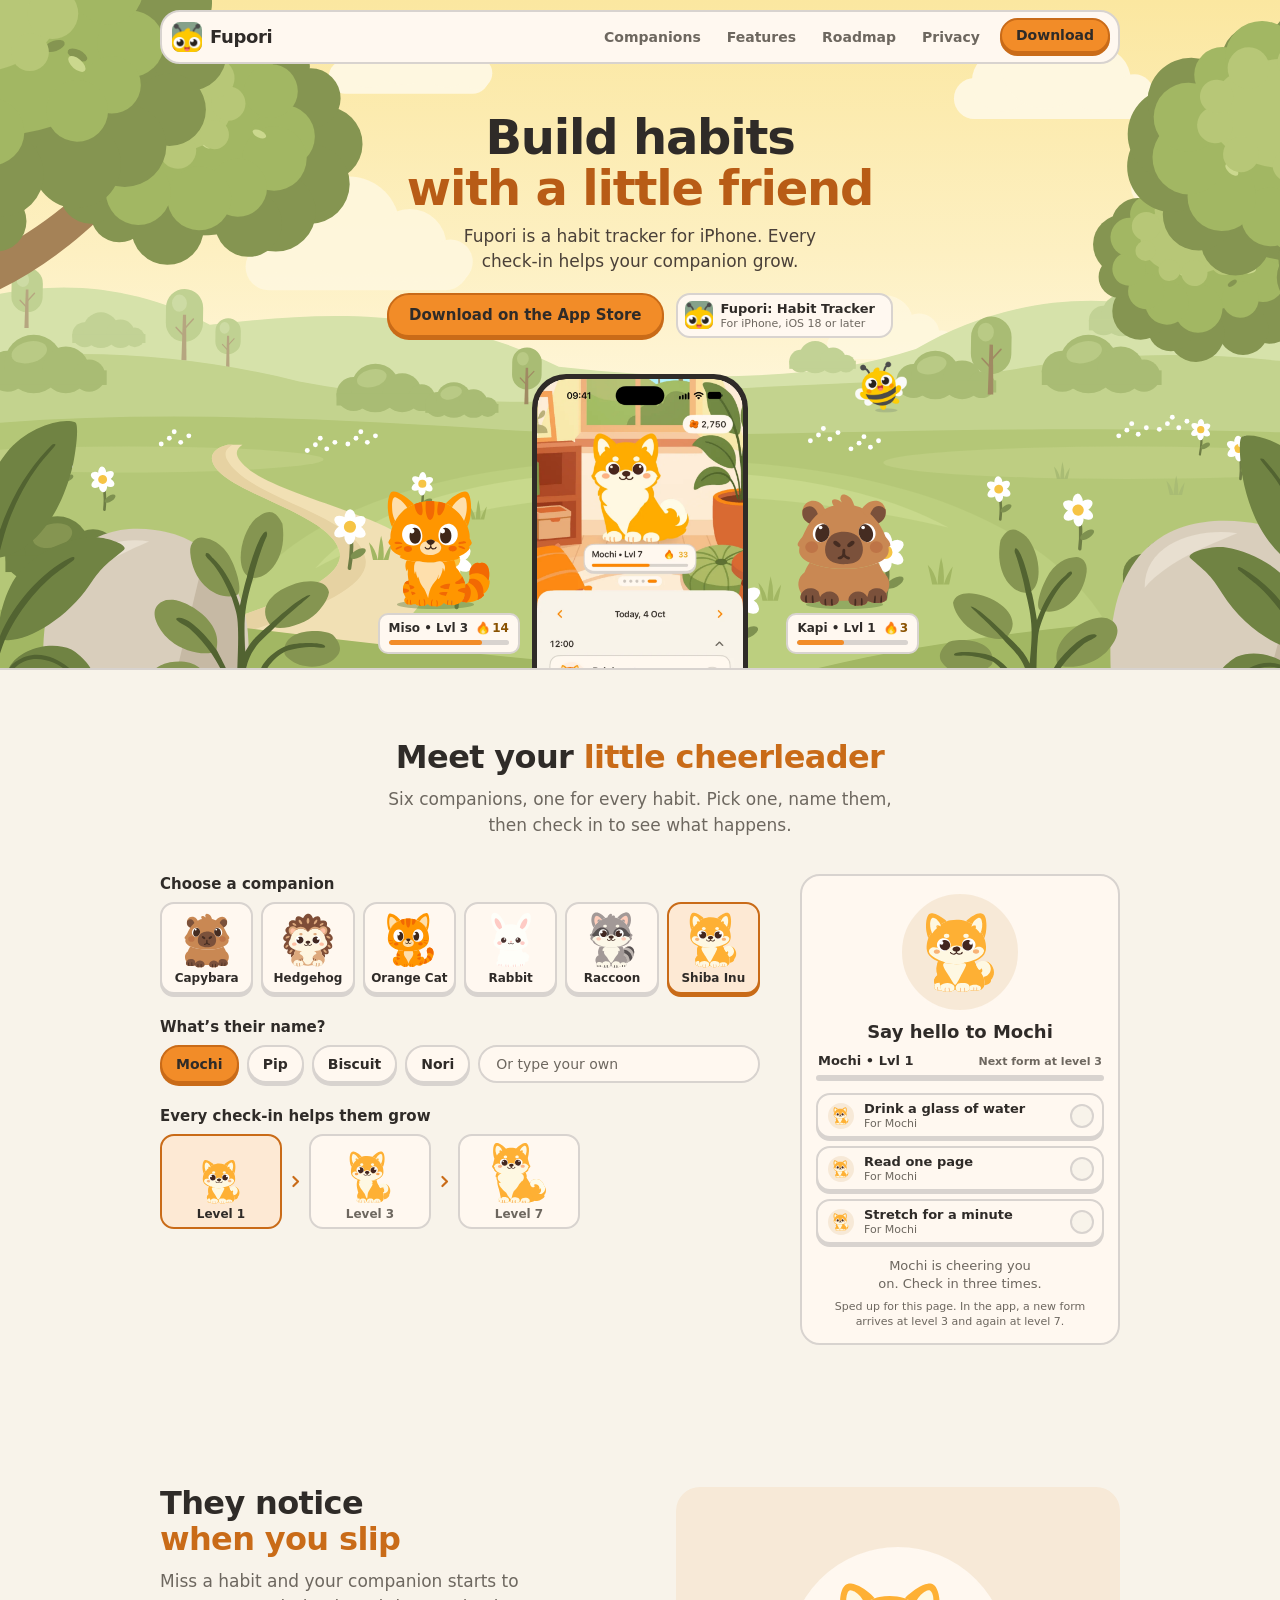
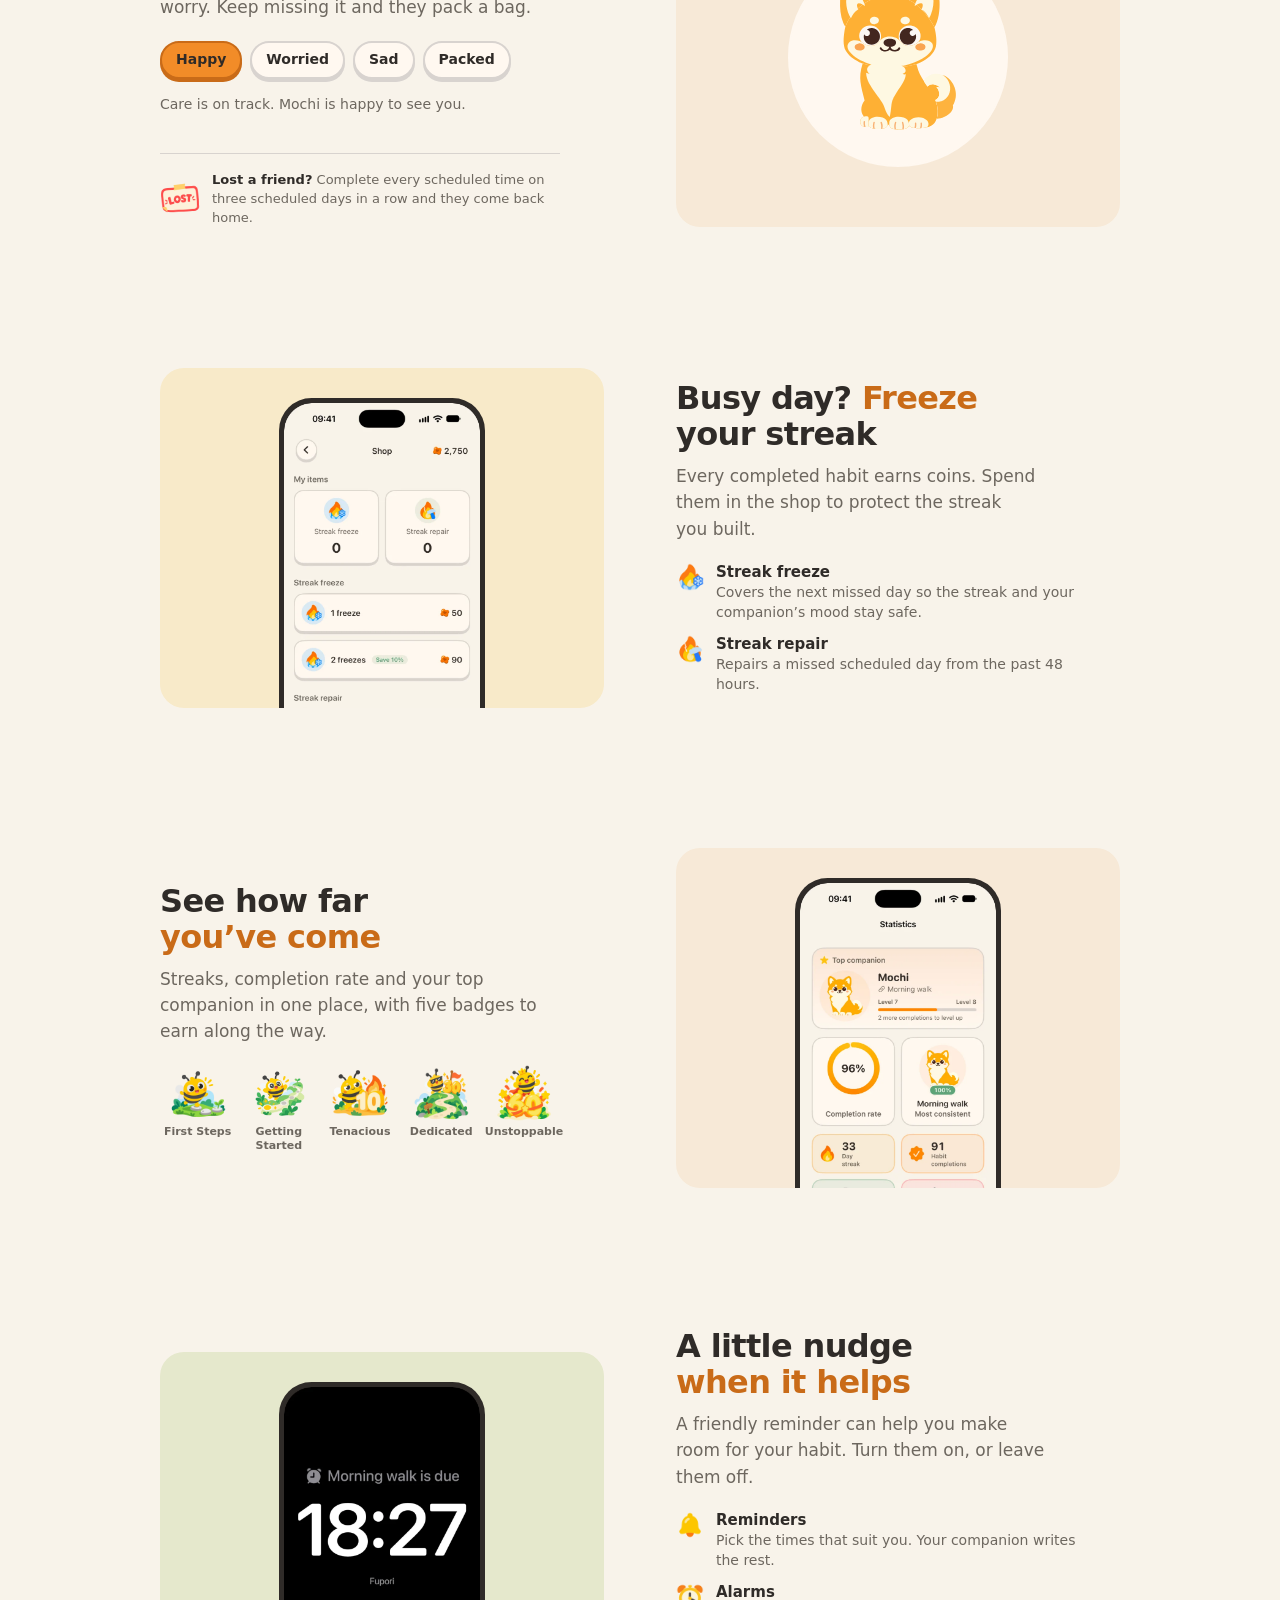
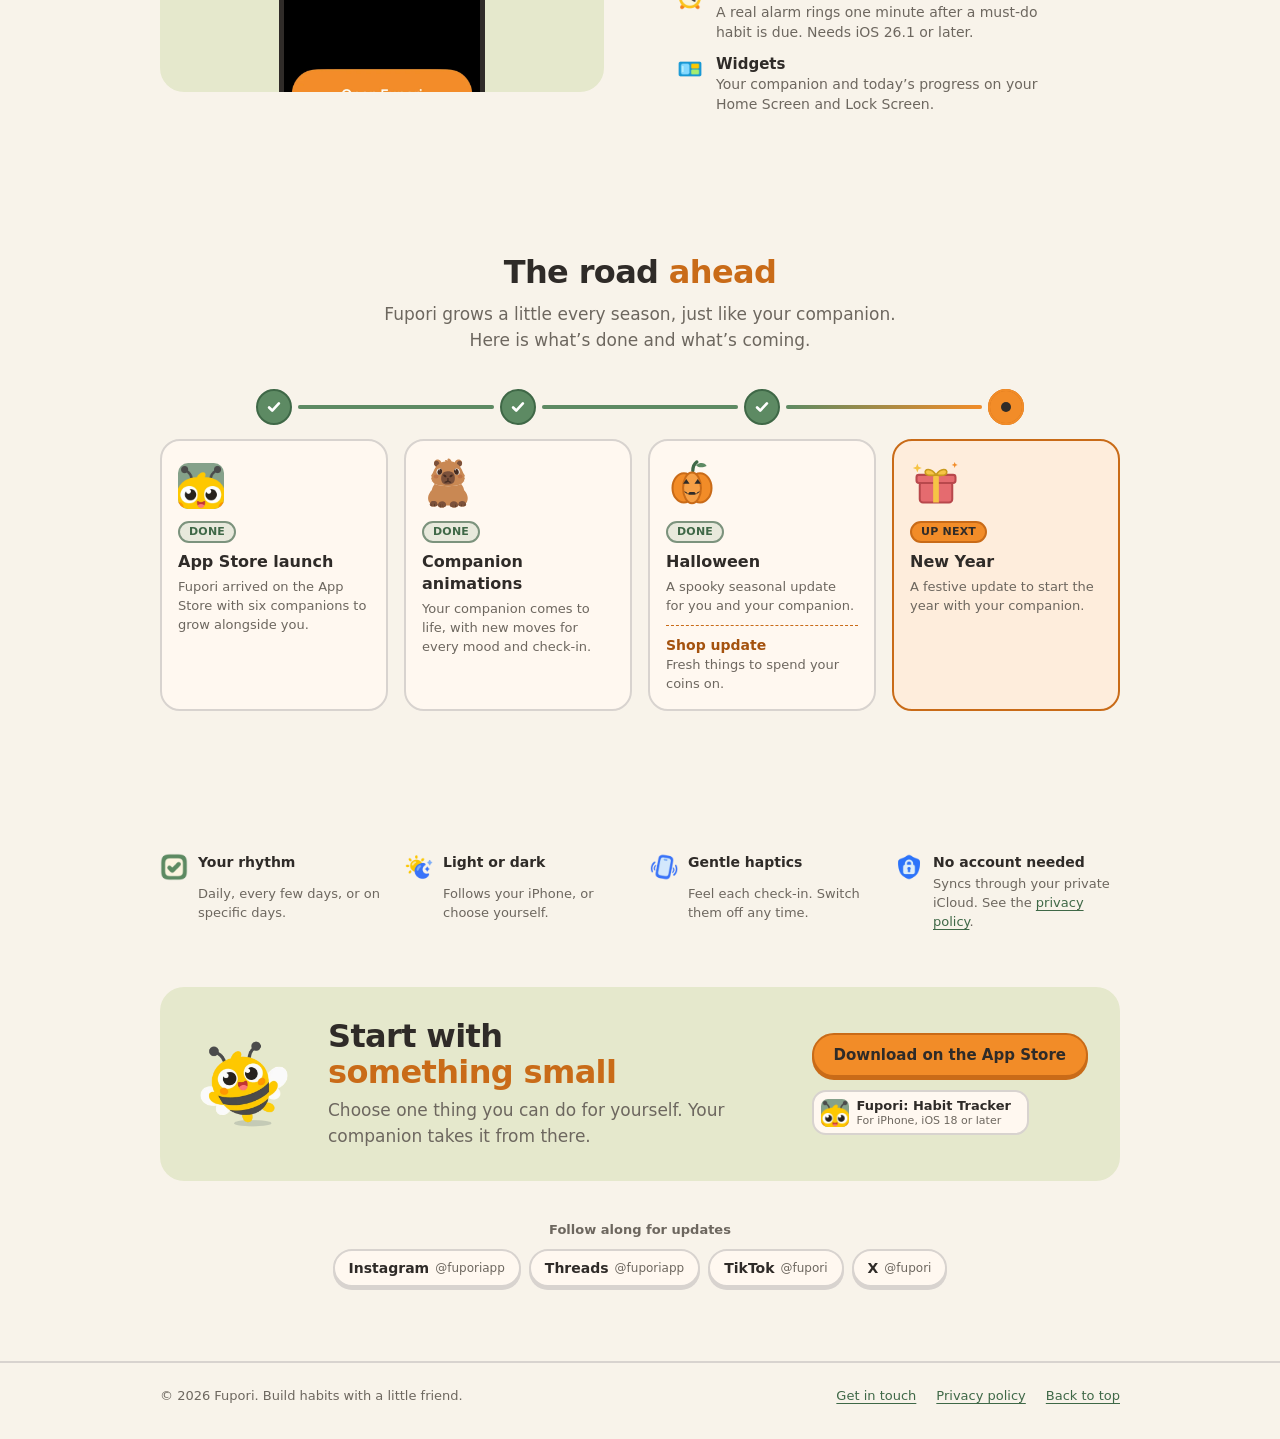
<file: index.html>
<!doctype html>
<html lang="en">
  <head>
    <meta charset="utf-8">
    <meta name="viewport" content="width=device-width, initial-scale=1">
    <meta name="color-scheme" content="light dark">
    <meta name="description" content="Fupori is an iPhone habit tracker where every habit comes with a companion. Check in, watch them grow, and keep your streak safe on busy days.">
    <meta property="og:title" content="Fupori — Build habits with a little friend">
    <meta property="og:description" content="Every check-in helps your companion grow. A habit tracker for iPhone with six companions to grow alongside you.">
    <meta property="og:type" content="website">
    <meta property="og:url" content="https://anastasiiakhmelevskaia.github.io/fupori/">
    <meta property="og:image" content="https://anastasiiakhmelevskaia.github.io/fupori/assets/social-card.jpg">
    <meta property="og:image:width" content="1200">
    <meta property="og:image:height" content="800">
    <meta name="twitter:card" content="summary_large_image">
    <link rel="icon" type="image/png" href="assets/app-icon.png">
    <link rel="apple-touch-icon" href="assets/app-icon.png">
    <link rel="canonical" href="https://anastasiiakhmelevskaia.github.io/fupori/">
    <link rel="preload" as="image" href="assets/meadow.svg" type="image/svg+xml">
    <link rel="stylesheet" href="assets/site.css">
    <link rel="stylesheet" href="assets/home.css">
    <title>Fupori — Build habits with a little friend</title>
    <script>document.documentElement.classList.add('js')</script>
    <script src="assets/site.js" defer></script>
  </head>
  <body>
    <a class="skip-link" href="#main">Skip to content</a>

    <svg width="0" height="0" style="position:absolute" aria-hidden="true">
      <symbol id="glyph-check" viewBox="0 0 18 18"><path d="M3.5 9.5l3.5 3.5 7.5-8"/></symbol>
      <symbol id="glyph-chevron" viewBox="0 0 18 18"><path d="M6.5 3.5 12 9l-5.5 5.5"/></symbol>
    </svg>

    <header class="site-header">
      <div class="shell">
        <div class="dock fp-outlined">
          <a class="brand" href="./" aria-label="Fupori home"><img src="assets/app-icon-256.webp" alt="" width="256" height="256"><span>Fupori</span></a>
          <div class="dock__end">
            <nav aria-label="Site">
              <a class="nav-optional" href="#companions">Companions</a>
              <a class="nav-optional" href="#features">Features</a>
              <a class="nav-optional" href="#roadmap">Roadmap</a>
              <a href="privacy/">Privacy</a>
            </nav>
            <a class="fp-raised fp-raised--accent fp-compact" href="https://apps.apple.com/us/app/fupori-habit-tracker/id6813482722">Download</a>
          </div>
        </div>
      </div>
    </header>

    <main id="main">
      <section class="hero" aria-labelledby="page-title">
        <img class="hero__scene" src="assets/meadow.svg" alt="" width="1920" height="823">
        <div class="shell">
          <div class="hero__copy">
            <h1 id="page-title">Build habits<br><em>with a little friend</em></h1>
            <p>Fupori is a habit tracker for iPhone. Every check-in helps your companion grow.</p>
            <div class="actions">
              <a class="fp-raised fp-raised--accent fp-primary" href="https://apps.apple.com/us/app/fupori-habit-tracker/id6813482722">Download on the App Store</a>
              <p class="app-meta fp-outlined"><img src="assets/app-icon-256.webp" alt="" width="256" height="256"><span>Fupori: Habit Tracker<small>For iPhone, iOS 18 or later</small></span></p>
            </div>
          </div>
          <div class="hero__stage">
            <div class="pet pet--left" aria-hidden="true">
              <div class="pet__art"><img src="assets/companions/orangeCatLevel2Happy.svg" alt="" width="1024" height="1024"></div>
              <p class="pet-tag fp-outlined">Miso • Lvl 3 <span class="streak"><img src="assets/icons/iconFire.webp" alt="" width="144" height="144">14</span><span class="fp-progress"><span class="fp-progress__fill" style="width:78%"></span></span></p>
            </div>
            <div class="phone phone--rise"><img src="assets/screens/home.webp" alt="Fupori's Home screen: Mochi the Shiba Inu sits in a cosy living room above today's habits, Drink water and Stretch." width="720" height="1566" fetchpriority="high"></div>
            <div class="pet pet--right" aria-hidden="true">
              <div class="pet__art"><img src="assets/companions/capybaraLevel1Happy.svg" alt="" width="1024" height="1024"></div>
              <p class="pet-tag fp-outlined">Kapi • Lvl 1 <span class="streak"><img src="assets/icons/iconFire.webp" alt="" width="144" height="144">3</span><span class="fp-progress"><span class="fp-progress__fill" style="width:42%"></span></span></p>
            </div>
            <img class="bee" src="assets/bee-happy.webp" alt="" width="360" height="360">
          </div>
        </div>
      </section>

      <section class="section" id="companions" aria-labelledby="companions-title">
        <div class="shell">
          <div class="section-head" data-reveal>
            <h2 id="companions-title">Meet your <em>little cheerleader</em></h2>
            <p class="lead">Six companions, one for every habit. Pick one, name them, then check in to see what happens.</p>
          </div>
          <div class="play" data-reveal>
            <div class="play__controls">
              <fieldset class="needs-js">
                <legend>Choose a companion</legend>
                <div class="kinds">
                  <label class="tile-choice fp-raised"><input type="radio" name="kind" value="capybara"><img src="assets/companions/capybaraLevel1Happy.svg" alt="" width="1024" height="1024" loading="lazy">Capybara</label>
                  <label class="tile-choice fp-raised"><input type="radio" name="kind" value="hedgehog"><img src="assets/companions/hedgehogLevel1Happy.svg" alt="" width="1024" height="1024" loading="lazy">Hedgehog</label>
                  <label class="tile-choice fp-raised"><input type="radio" name="kind" value="orangeCat"><img src="assets/companions/orangeCatLevel1Happy.svg" alt="" width="1024" height="1024" loading="lazy">Orange Cat</label>
                  <label class="tile-choice fp-raised"><input type="radio" name="kind" value="rabbit"><img src="assets/companions/rabbitLevel1Happy.svg" alt="" width="1024" height="1024" loading="lazy">Rabbit</label>
                  <label class="tile-choice fp-raised"><input type="radio" name="kind" value="raccoon"><img src="assets/companions/raccoonLevel1Happy.svg" alt="" width="1024" height="1024" loading="lazy">Raccoon</label>
                  <label class="tile-choice fp-raised"><input type="radio" name="kind" value="shibaInu" checked><img src="assets/companions/shibaInuLevel1Happy.svg" alt="" width="1024" height="1024" loading="lazy">Shiba Inu</label>
                </div>
              </fieldset>
              <fieldset class="needs-js">
                <legend>What’s their name?</legend>
                <div class="names">
                  <label class="fp-chip fp-raised"><input type="radio" name="name" value="Mochi" checked>Mochi</label>
                  <label class="fp-chip fp-raised"><input type="radio" name="name" value="Pip">Pip</label>
                  <label class="fp-chip fp-raised"><input type="radio" name="name" value="Biscuit">Biscuit</label>
                  <label class="fp-chip fp-raised"><input type="radio" name="name" value="Nori">Nori</label>
                  <input class="fp-field fp-outlined" id="own-name" type="text" maxlength="14" autocomplete="off" autocapitalize="words" spellcheck="false" placeholder="Or type your own" aria-label="Or type your own name">
                </div>
              </fieldset>
              <div>
                <p class="label">Every check-in helps them grow</p>
                <div class="growth">
                  <figure class="fp-outlined is-current" data-form="1"><img data-art="Level1Happy" src="assets/companions/shibaInuLevel1Happy.svg" alt="First form" width="1024" height="1024" loading="lazy"><figcaption class="caption-bold">Level 1</figcaption></figure>
                  <svg class="fp-glyph" aria-hidden="true"><use href="#glyph-chevron"/></svg>
                  <figure class="fp-outlined" data-form="2"><img data-art="Level2Happy" src="assets/companions/shibaInuLevel2Happy.svg" alt="Second form" width="1024" height="1024" loading="lazy"><figcaption class="caption-bold">Level 3</figcaption></figure>
                  <svg class="fp-glyph" aria-hidden="true"><use href="#glyph-chevron"/></svg>
                  <figure class="fp-outlined" data-form="3"><img data-art="Level3Happy" src="assets/companions/shibaInuLevel3Happy.svg" alt="Third form" width="1024" height="1024" loading="lazy"><figcaption class="caption-bold">Level 7</figcaption></figure>
                </div>
              </div>
            </div>

            <div class="play__stage fp-outlined">
              <div class="stage__plate fp-plate" id="stage-plate"><img id="stage-art" src="assets/companions/shibaInuLevel1Happy.svg" alt="Your companion" width="1024" height="1024"></div>
              <p class="stage__hello display">Say hello to <span data-name>Mochi</span></p>
              <p class="stage__identity"><span><span data-name>Mochi</span> • Lvl <span class="tnum" id="stage-level">1</span></span><span class="caption-bold" id="stage-next">Next form at level 3</span></p>
              <div class="fp-progress" id="stage-progress" role="progressbar" aria-label="Progress to next form" aria-valuemin="0" aria-valuemax="3" aria-valuenow="0"><div class="fp-progress__fill"></div></div>
              <div class="checks needs-js">
                <button class="check fp-raised" type="button" aria-pressed="false" data-habit="Drink a glass of water"><span class="fp-plate"><img data-art="Level1Happy" src="assets/companions/shibaInuLevel1Happy.svg" alt="" width="1024" height="1024"></span><span class="check__text">Drink a glass of water<small>For <span data-name>Mochi</span></small></span><span class="check__mark"><svg class="fp-glyph" aria-hidden="true"><use href="#glyph-check"/></svg></span></button>
                <button class="check fp-raised" type="button" aria-pressed="false" data-habit="Read one page"><span class="fp-plate"><img data-art="Level1Happy" src="assets/companions/shibaInuLevel1Happy.svg" alt="" width="1024" height="1024"></span><span class="check__text">Read one page<small>For <span data-name>Mochi</span></small></span><span class="check__mark"><svg class="fp-glyph" aria-hidden="true"><use href="#glyph-check"/></svg></span></button>
                <button class="check fp-raised" type="button" aria-pressed="false" data-habit="Stretch for a minute"><span class="fp-plate"><img data-art="Level1Happy" src="assets/companions/shibaInuLevel1Happy.svg" alt="" width="1024" height="1024"></span><span class="check__text">Stretch for a minute<small>For <span data-name>Mochi</span></small></span><span class="check__mark"><svg class="fp-glyph" aria-hidden="true"><use href="#glyph-check"/></svg></span></button>
              </div>
              <p class="stage__status" id="stage-status" role="status"><span data-name>Mochi</span> is cheering you on. Check in three times.</p>
              <button class="stage__again fp-raised fp-compact needs-js" id="stage-again" type="button" hidden>Start over</button>
              <p class="footnote">Sped up for this page. In the app, a new form arrives at level 3 and again at level 7.</p>
            </div>
          </div>
        </div>
      </section>

      <section class="section" aria-labelledby="moods-title">
        <div class="shell feature">
          <div class="copy" data-reveal>
            <h2 id="moods-title">They notice <em>when you slip</em></h2>
            <p class="lead">Miss a habit and your companion starts to worry. Keep missing it and they pack a bag.</p>
            <fieldset class="needs-js">
              <legend class="visually-hidden">Companion mood</legend>
              <div class="moods__chips">
                <label class="fp-chip fp-raised"><input type="radio" name="mood" value="Happy" checked>Happy</label>
                <label class="fp-chip fp-raised"><input type="radio" name="mood" value="Worried">Worried</label>
                <label class="fp-chip fp-raised"><input type="radio" name="mood" value="Sad">Sad</label>
                <label class="fp-chip fp-raised"><input type="radio" name="mood" value="Packed">Packed</label>
              </div>
            </fieldset>
            <p class="mood-note" id="mood-note" role="status">Care is on track. <span data-name>Mochi</span> is happy to see you.</p>
            <p class="lost"><img src="assets/sign-lost.webp" alt="" width="480" height="480" loading="lazy"><span><b>Lost a friend?</b> Complete every scheduled time on three scheduled days in a row and they come back home.</span></p>
          </div>
          <div class="panel panel--center" data-reveal>
            <div class="fp-plate moods__plate" id="mood-plate"><img id="mood-art" src="assets/companions/shibaInuLevel2Happy.svg" alt="Your companion looking happy" width="1024" height="1024" loading="lazy"></div>
          </div>
        </div>
      </section>

      <section class="section" id="features" aria-labelledby="streak-title">
        <div class="shell feature feature--flip">
          <div class="copy" data-reveal>
            <h2 id="streak-title">Busy day? <em>Freeze</em> your streak</h2>
            <p class="lead">Every completed habit earns coins. Spend them in the shop to protect the streak you built.</p>
            <ul class="points">
              <li><img src="assets/icons/iconStreakFreeze.webp" alt="" width="144" height="144" loading="lazy"><span><b>Streak freeze</b>Covers the next missed day so the streak and your companion’s mood stay safe.</span></li>
              <li><img src="assets/icons/iconStreakRepair.webp" alt="" width="144" height="144" loading="lazy"><span><b>Streak repair</b>Repairs a missed scheduled day from the past 48 hours.</span></li>
            </ul>
          </div>
          <div class="panel panel--sun" data-reveal>
            <div class="phone phone--rise"><img src="assets/screens/shop.webp" alt="Fupori's shop, where coins buy streak freezes and streak repairs." width="640" height="1261" loading="lazy"></div>
          </div>
        </div>
      </section>

      <section class="section" aria-labelledby="progress-title">
        <div class="shell feature">
          <div class="copy" data-reveal>
            <h2 id="progress-title">See how far <em>you’ve come</em></h2>
            <p class="lead">Streaks, completion rate and your top companion in one place, with five badges to earn along the way.</p>
            <ul class="badges" aria-label="Badges">
              <li><img src="assets/badges/firstHabit.webp" alt="" width="320" height="320" loading="lazy">First Steps</li>
              <li><img src="assets/badges/firstLog.webp" alt="" width="351" height="320" loading="lazy">Getting Started</li>
              <li><img src="assets/badges/streak10.webp" alt="" width="320" height="320" loading="lazy">Tenacious</li>
              <li><img src="assets/badges/streak30.webp" alt="" width="320" height="320" loading="lazy">Dedicated</li>
              <li><img src="assets/badges/streak60.webp" alt="" width="320" height="320" loading="lazy">Unstoppable</li>
            </ul>
          </div>
          <div class="panel" data-reveal>
            <div class="phone phone--rise"><img src="assets/screens/stats.webp" alt="Fupori's Statistics screen with the highest-level companion, completion rate, day streak and achievements." width="640" height="1261" loading="lazy"></div>
          </div>
        </div>
      </section>

      <section class="section" aria-labelledby="nudge-title">
        <div class="shell feature feature--flip">
          <div class="copy" data-reveal>
            <h2 id="nudge-title">A little nudge <em>when it helps</em></h2>
            <p class="lead">A friendly reminder can help you make room for your habit. Turn them on, or leave them off.</p>
            <ul class="points">
              <li><img src="assets/icons/iconNotifications.webp" alt="" width="144" height="144" loading="lazy"><span><b>Reminders</b>Pick the times that suit you. Your companion writes the rest.</span></li>
              <li><img src="assets/icons/iconAlarms.webp" alt="" width="144" height="144" loading="lazy"><span><b>Alarms</b>A real alarm rings one minute after a must-do habit is due. Needs iOS 26.1 or later.</span></li>
              <li><img src="assets/icons/iconHomeWidget.webp" alt="" width="144" height="144" loading="lazy"><span><b>Widgets</b>Your companion and today’s progress on your Home Screen and Lock Screen.</span></li>
            </ul>
          </div>
          <div class="panel panel--meadow" data-reveal>
            <div class="phone phone--rise"><img src="assets/screens/alarm.webp" alt="A full-screen alarm reading “Morning walk is due” with an Open Fupori button." width="640" height="1306" loading="lazy"></div>
          </div>
        </div>
      </section>

      <section class="section" id="roadmap" aria-labelledby="roadmap-title">
        <div class="shell">
          <div class="section-head" data-reveal>
            <h2 id="roadmap-title">The road <em>ahead</em></h2>
            <p class="lead">Fupori grows a little every season, just like your companion. Here is what’s done and what’s coming.</p>
          </div>
          <ol class="roadmap" data-reveal>
            <li class="milestone is-done">
              <span class="milestone__node"><svg class="fp-glyph" aria-hidden="true"><use href="#glyph-check"/></svg></span>
              <div class="milestone__card fp-outlined">
                <div class="milestone__art"><img src="assets/app-icon-256.webp" alt="" width="256" height="256" loading="lazy"></div>
                <p class="milestone__status">Done</p>
                <h3>App Store launch</h3>
                <p>Fupori arrived on the App Store with six companions to grow alongside you.</p>
              </div>
            </li>
            <li class="milestone is-done">
              <span class="milestone__node"><svg class="fp-glyph" aria-hidden="true"><use href="#glyph-check"/></svg></span>
              <div class="milestone__card fp-outlined">
                <div class="milestone__art"><img src="assets/companions/capybaraLevel3HappyAnimated.svg" alt="" width="1024" height="1024" loading="lazy"></div>
                <p class="milestone__status">Done</p>
                <h3>Companion animations</h3>
                <p>Your companion comes to life, with new moves for every mood and check-in.</p>
              </div>
            </li>
            <li class="milestone is-done">
              <span class="milestone__node"><svg class="fp-glyph" aria-hidden="true"><use href="#glyph-check"/></svg></span>
              <div class="milestone__card fp-outlined">
                <div class="milestone__art milestone__art--wobble">
                  <svg viewBox="0 0 64 64" aria-hidden="true">
                    <path d="M33 17c0-5 1.5-8.5 5-11" fill="none" stroke="#3f6847" stroke-width="4" stroke-linecap="round"/>
                    <path d="M37 10c5-4 11-3 13 1-5 2.5-9.5 2.5-13-1z" fill="#5d8a63"/>
                    <ellipse cx="22" cy="38" rx="14" ry="18" fill="#f28c28" stroke="#c96b18" stroke-width="2.5"/>
                    <ellipse cx="42" cy="38" rx="14" ry="18" fill="#f28c28" stroke="#c96b18" stroke-width="2.5"/>
                    <ellipse cx="32" cy="38" rx="11" ry="19" fill="#f6a046" stroke="#c96b18" stroke-width="2.5"/>
                    <path d="M21 33l4-6 4 6zM35 33l4-6 4 6z" fill="#2f2b28"/>
                    <path d="M22 42c4 6 16 6 20 0l-3 1-2 2.5-2-2.5h-6l-2 2.5-2-2.5z" fill="#2f2b28"/>
                  </svg>
                </div>
                <p class="milestone__status">Done</p>
                <h3>Halloween</h3>
                <p>A spooky seasonal update for you and your companion.</p>
                <p class="milestone__extra"><b>Shop update</b>Fresh things to spend your coins on.</p>
              </div>
            </li>
            <li class="milestone is-next">
              <span class="milestone__node"><span class="milestone__dot"></span></span>
              <div class="milestone__card fp-outlined">
                <div class="milestone__art milestone__art--twinkle">
                  <svg viewBox="0 0 64 64" aria-hidden="true">
                    <rect x="12" y="30" width="40" height="26" rx="4" fill="#e56b6f" stroke="#b8484c" stroke-width="2.5"/>
                    <rect x="8" y="22" width="48" height="10" rx="3" fill="#e56b6f" stroke="#b8484c" stroke-width="2.5"/>
                    <rect x="28.5" y="22" width="7" height="34" fill="#f6c445"/>
                    <path d="M32 22c-6-9-15-8-13-2 1 3 7 3 13 2zM32 22c6-9 15-8 13-2-1 3-7 3-13 2z" fill="#f6c445" stroke="#c99a1e" stroke-width="2" stroke-linejoin="round"/>
                    <path class="spark" d="M9 8l1.5 4 4 1.5-4 1.5L9 19l-1.5-4-4-1.5 4-1.5z" fill="#f6c445"/>
                    <path class="spark" d="M55 6l1 2.7 2.7 1-2.7 1-1 2.8-1-2.8-2.7-1 2.7-1z" fill="#f28c28"/>
                  </svg>
                </div>
                <p class="milestone__status">Up next</p>
                <h3>New Year</h3>
                <p>A festive update to start the year with your companion.</p>
              </div>
            </li>
          </ol>
        </div>
      </section>

      <section class="section" aria-labelledby="closing-title">
        <div class="shell">
          <ul class="facts" data-reveal>
            <li class="fact"><img src="assets/icons/iconHabits.webp" alt="" width="144" height="144" loading="lazy"><h3>Your rhythm</h3><p>Daily, every few days, or on specific days.</p></li>
            <li class="fact"><img src="assets/icons/iconTheme.webp" alt="" width="144" height="144" loading="lazy"><h3>Light or dark</h3><p>Follows your iPhone, or choose yourself.</p></li>
            <li class="fact"><img src="assets/icons/iconHaptics.webp" alt="" width="144" height="144" loading="lazy"><h3>Gentle haptics</h3><p>Feel each check-in. Switch them off any time.</p></li>
            <li class="fact"><img src="assets/icons/iconPrivacy.webp" alt="" width="144" height="144" loading="lazy"><h3>No account needed</h3><p>Syncs through your private iCloud. See the <a href="privacy/">privacy policy</a>.</p></li>
          </ul>
          <div class="closing" data-reveal>
            <img src="assets/bee-happy.webp" alt="" width="360" height="360" loading="lazy">
            <div>
              <h2 id="closing-title">Start with <em>something small</em></h2>
              <p class="lead">Choose one thing you can do for yourself. Your companion takes it from there.</p>
            </div>
            <div class="closing__actions">
              <a class="fp-raised fp-raised--accent fp-primary" href="https://apps.apple.com/us/app/fupori-habit-tracker/id6813482722">Download on the App Store</a>
              <p class="app-meta fp-outlined"><img src="assets/app-icon-256.webp" alt="" width="256" height="256" loading="lazy"><span>Fupori: Habit Tracker<small>For iPhone, iOS 18 or later</small></span></p>
            </div>
          </div>
          <div class="follow" data-reveal>
            <h3 id="follow-title">Follow along for updates</h3>
            <ul aria-labelledby="follow-title">
              <li><a class="fp-chip fp-raised" href="https://www.instagram.com/fuporiapp/" target="_blank" rel="noopener">Instagram <small>@fuporiapp</small></a></li>
              <li><a class="fp-chip fp-raised" href="https://www.threads.com/@fuporiapp" target="_blank" rel="noopener">Threads <small>@fuporiapp</small></a></li>
              <li><a class="fp-chip fp-raised" href="https://www.tiktok.com/@fupori" target="_blank" rel="noopener">TikTok <small>@fupori</small></a></li>
              <li><a class="fp-chip fp-raised" href="https://x.com/fupori" target="_blank" rel="noopener">X <small>@fupori</small></a></li>
            </ul>
          </div>
        </div>
      </section>
    </main>

    <footer class="site-footer">
      <div class="shell">
        <span>© 2026 Fupori. Build habits with a little friend.</span>
        <ul>
          <li><a href="mailto:anastasiakhmelevskaia@gmail.com">Get in touch</a></li>
          <li><a href="privacy/">Privacy policy</a></li>
          <li><a href="#main">Back to top</a></li>
        </ul>
      </div>
    </footer>
  </body>
</html>
</file>
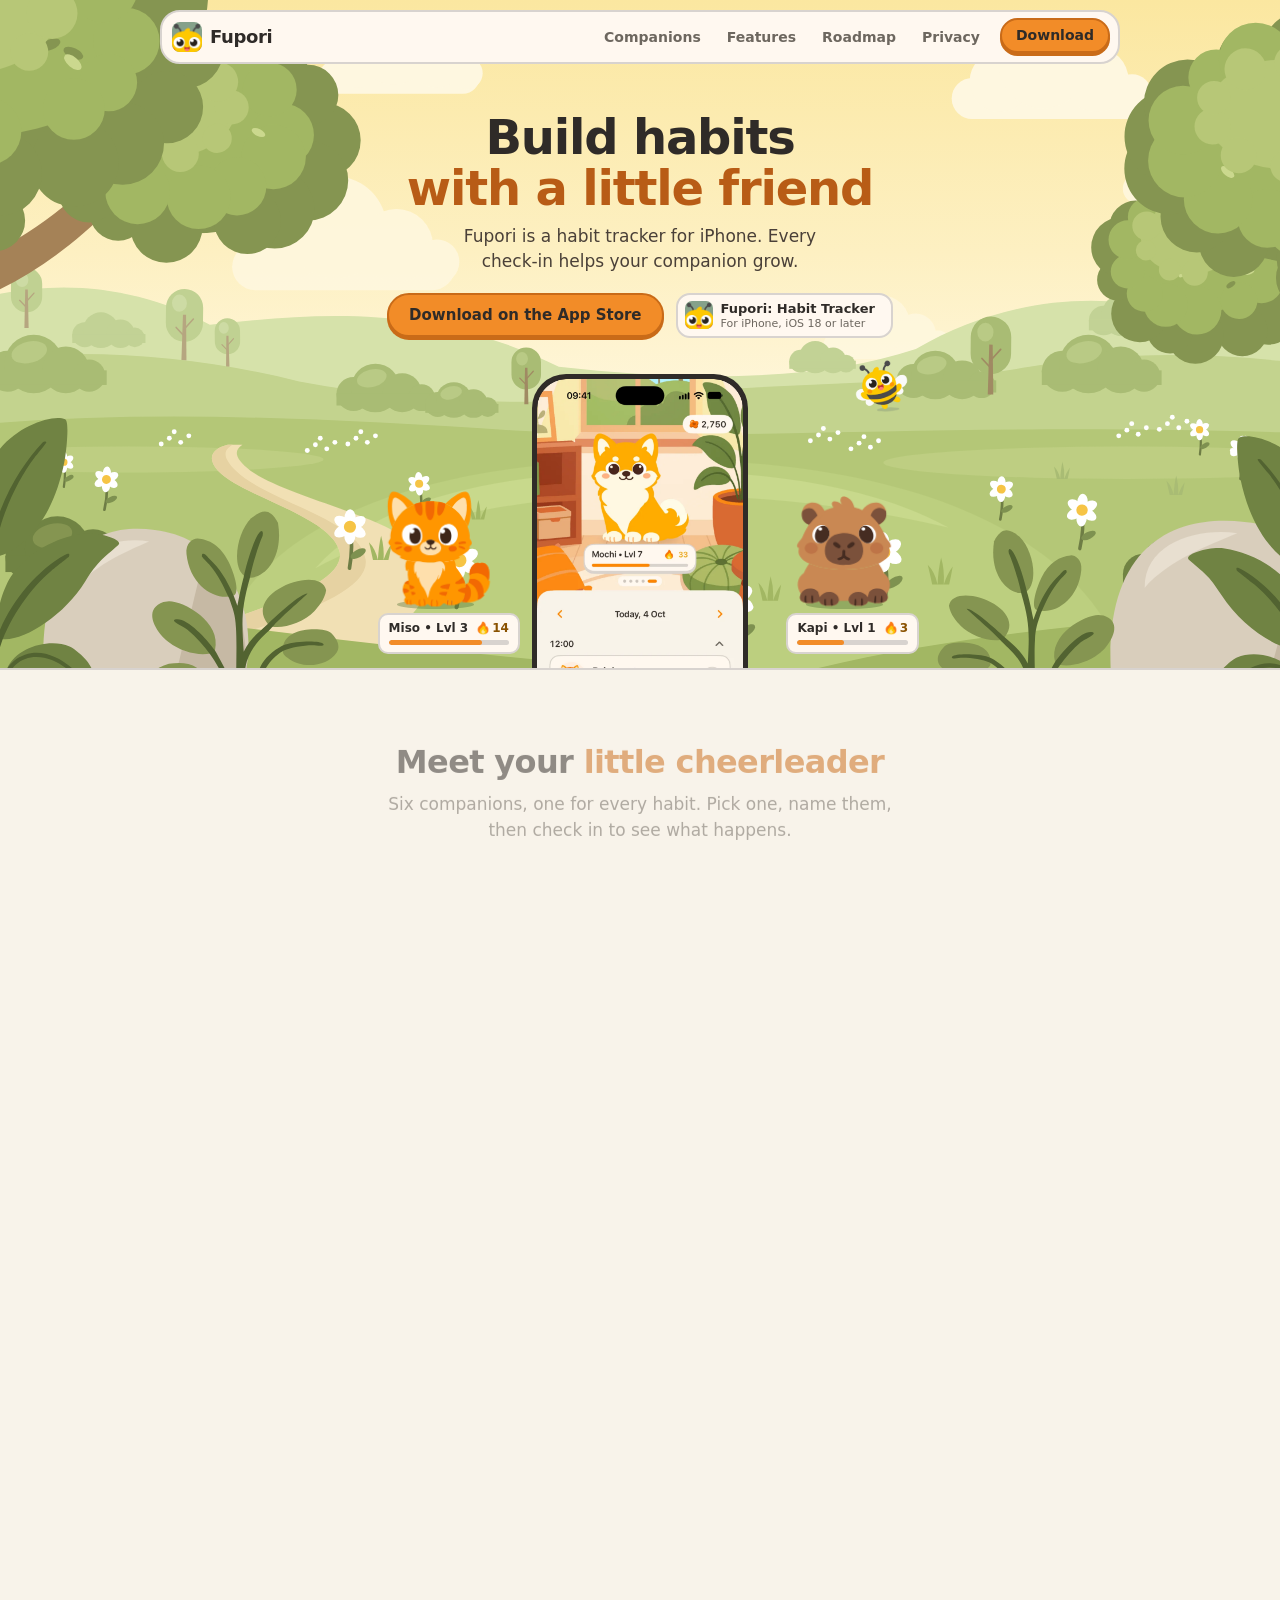
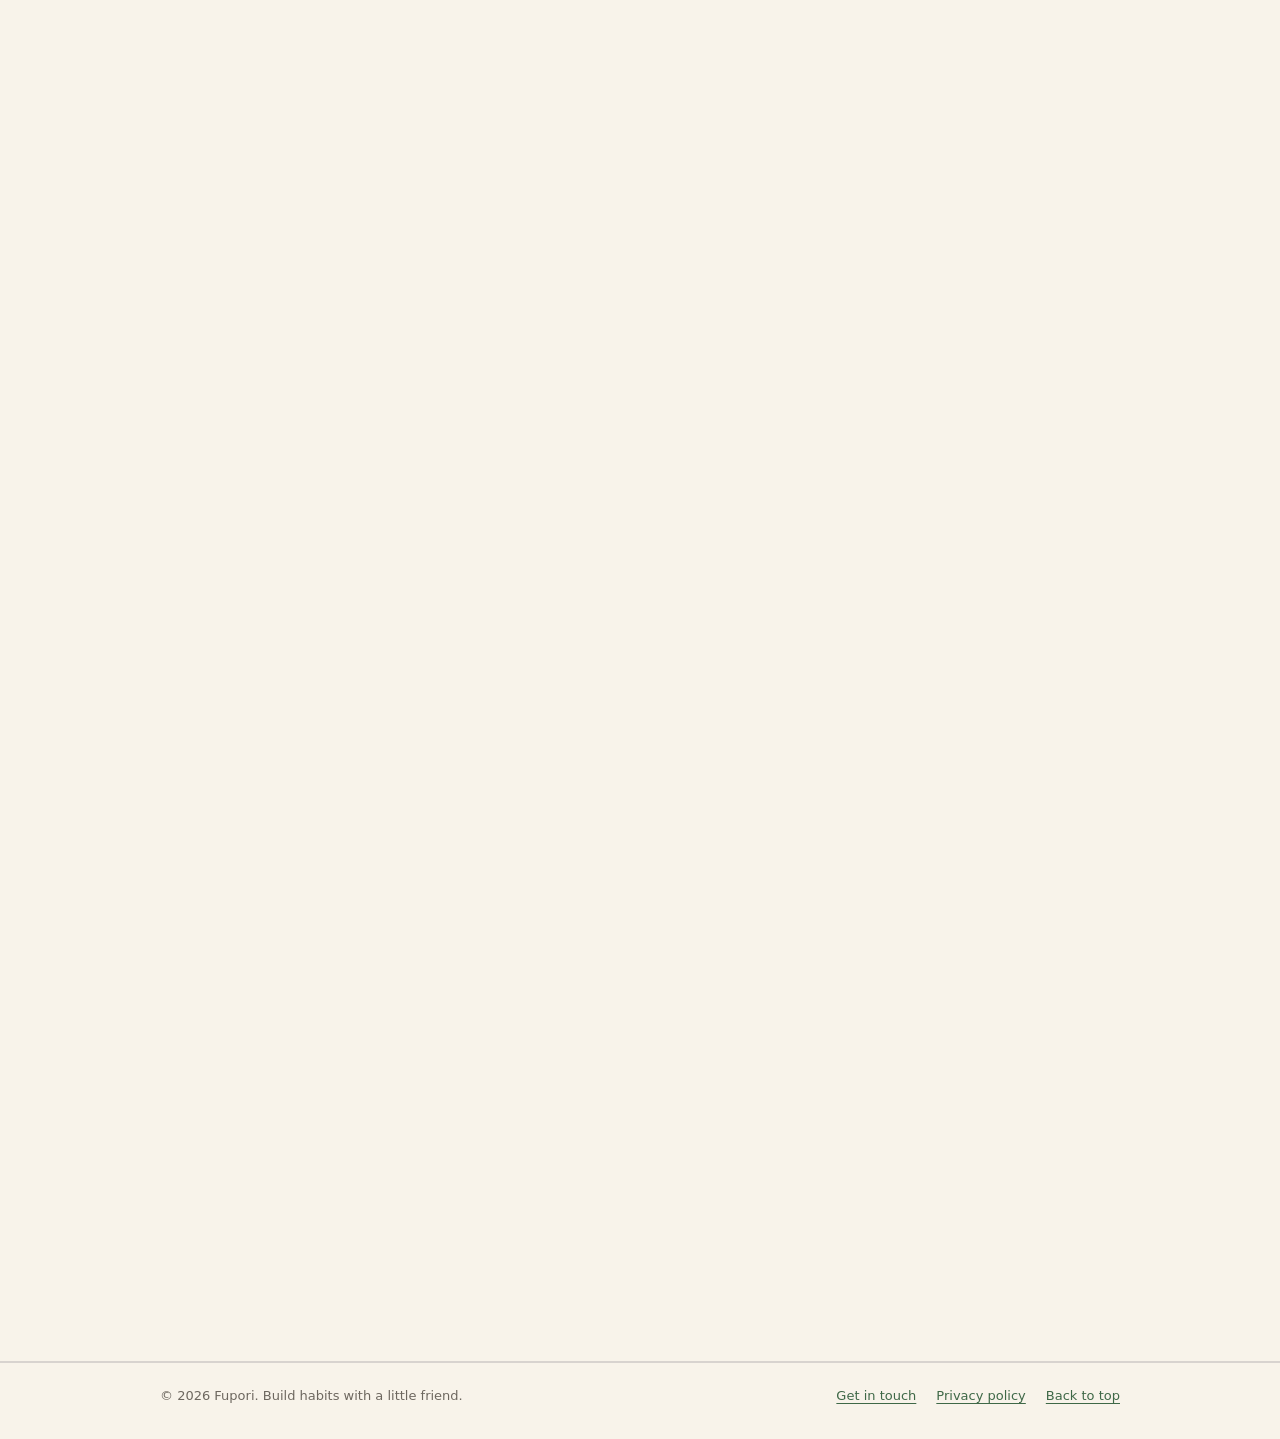
<file: about.html>
<!doctype html>
<html lang="en"><head><meta charset="utf-8"><meta name="viewport" content="width=device-width, initial-scale=1"><meta http-equiv="refresh" content="0; url=./"><link rel="canonical" href="https://anastasiiakhmelevskaia.github.io/fupori/"><title>Fupori</title></head><body><p><a href="./">Visit the Fupori website</a>.</p></body></html>
</file>
<file: assets/site.css>
/* Fupori website.
   Tokens, names and rules come from the Fupori design system (extracted from the
   SwiftUI app). The rule that holds the look together: a raised surface is
   something you can press; an outlined surface is something you read.
   No blurred shadows anywhere. */

:root {
  color-scheme: light dark;

  /* Color (asset-catalog names) */
  --AppBackground: #f8f3ea;
  --SurfacePrimary: #fff8f0;
  --SurfaceBorder: #d8d3cf;
  --NavigationSelectionBackground: #e7e3dc80;
  --TextPrimary: #2f2b28;
  --TextSecondary: #6d675f;
  --AccentColor: #f28c28;
  --AccentBorder: #c96b18;
  --BrandPrimary: #f6c445;
  --BrandSecondary: #5d8a63;
  --BrandSecondaryBorder: #3f6847;
  --StatusError: #e56b6f;
  --CategoryMedicine: #398ba5;

  /* Type */
  --font-rounded: ui-rounded, "SF Pro Rounded", system-ui, -apple-system, sans-serif;
  --font-sans: system-ui, -apple-system, "SF Pro Text", "SF Pro", sans-serif;

  /* AppSpacing */
  --spacing-extraSmall: 8px;
  --spacing-small: 12px;
  --spacing-medium: 16px;
  --spacing-large: 20px;
  --spacing-extraLarge: 24px;
  --spacing-huge: 32px;

  /* AppRadius */
  --radius-extraSmall: 12px;
  --radius-small: 14px;
  --radius-medium: 18px;
  --radius-large: 20px;
  --radius-extraLarge: 24px;
  --radius-tabBar: 26px;
  --radius-capsule: 9999px;

  /* SurfaceMetrics. The app's lower edge is 4pt; web controls are smaller, so 3px. */
  --border-surface: 2px;
  --edge-lowerDepth: 3px;
  --size-control: 38px;
  --raised-surface: 0 var(--edge-lowerDepth) 0 var(--SurfaceBorder);
  --raised-accent: 0 var(--edge-lowerDepth) 0 var(--AccentBorder);
  --opacity-pressed: .85;

  /* Web only. AccentColor and white TextOnAccent fall below 3:1 on paper, so
     display highlights use AccentBorder, small highlighted text uses a deeper
     orange, and accent fills carry dark ink. */
  --Ink: #2f2b28;
  --Highlight: var(--AccentBorder);
  --HighlightText: #a4520e;
  --Link: var(--BrandSecondaryBorder);
  --Bezel: #2f2b28;
  --TintMeadow: color-mix(in srgb, #a9c56b 24%, var(--AppBackground));
  --TintSun: color-mix(in srgb, var(--BrandPrimary) 20%, var(--AppBackground));
  --TintPeach: color-mix(in srgb, var(--AccentColor) 10%, var(--AppBackground));
  --header-h: 54px;

  font-family: var(--font-sans);
  font-synthesis: none;
  background: var(--AppBackground);
  color: var(--TextPrimary);
}

@media (pointer: coarse) { :root { --size-control: 44px; } }

/* Large desktop monitors: scale the whole page up in steps, so it keeps the
   proportions of a laptop view and does not sit small in the middle. */
:root { --page-zoom: 1; }
@media (min-width: 1700px) { :root { --page-zoom: 1.15; } }
@media (min-width: 2000px) { :root { --page-zoom: 1.3; } }
@media (min-width: 2400px) { :root { --page-zoom: 1.5; } }
@media (min-width: 2900px) { :root { --page-zoom: 1.75; } }
@media (min-width: 3400px) { :root { --page-zoom: 2; } }

@media (prefers-color-scheme: dark) {
  :root {
    --AppBackground: #211e1b;
    --SurfacePrimary: #2f2b28;
    --SurfaceBorder: #545454;
    --NavigationSelectionBackground: #45403c;
    --TextPrimary: #fff8f0;
    --TextSecondary: #c9c1b7;
    --AccentColor: #f29a44;
    --AccentBorder: #b85c16;
    --BrandSecondary: #7aa181;
    --BrandSecondaryBorder: #456a4c;
    --StatusError: #f07f82;
    --CategoryMedicine: #65b4d0;
    --Highlight: var(--AccentColor);
    --HighlightText: var(--AccentColor);
    --Link: #b8ddb6;
    --Bezel: #151311;
    --TintMeadow: color-mix(in srgb, #a9c56b 13%, var(--AppBackground));
    --TintSun: color-mix(in srgb, var(--BrandPrimary) 12%, var(--AppBackground));
    --TintPeach: color-mix(in srgb, var(--AccentColor) 12%, var(--AppBackground));
  }
}

/* Base */
*, *::before, *::after { box-sizing: border-box; }
html { scroll-behavior: smooth; scroll-padding-top: calc((var(--header-h) + 28px) * var(--page-zoom)); -webkit-text-size-adjust: 100%; }
body { margin: 0; zoom: var(--page-zoom); background: var(--AppBackground); font-size: 15px; line-height: 1.6; -webkit-font-smoothing: antialiased; overflow-x: clip; }
img, svg { display: block; max-width: 100%; }
img { height: auto; }
h1, h2, h3, h4, p, figure, ul, ol, fieldset, legend { margin: 0; padding: 0; }
fieldset { border: 0; min-width: 0; }
ul, ol { list-style: none; }
button, input { font: inherit; color: inherit; }
button { -webkit-appearance: none; appearance: none; }
[hidden] { display: none !important; }
a { color: var(--Link); text-underline-offset: .2em; }
a:hover { color: var(--Highlight); }
:focus-visible { outline: 3px solid var(--Highlight); outline-offset: 3px; border-radius: 6px; }

.shell { width: min(100% - 40px, 960px); margin-inline: auto; }
.visually-hidden { position: absolute; width: 1px; height: 1px; margin: -1px; padding: 0; overflow: hidden; clip-path: inset(50%); white-space: nowrap; border: 0; }
.skip-link { position: absolute; top: -100px; left: 16px; z-index: 50; padding: 8px 14px; border-radius: var(--radius-capsule); background: var(--SurfacePrimary); border: var(--border-surface) solid var(--SurfaceBorder); color: var(--TextPrimary); font-weight: 600; }
.skip-link:focus { top: 12px; }

/* Type: rounded is the brand voice, SF Pro carries the interface. */
.display, h1, h2, h3 { font-family: var(--font-rounded); text-wrap: balance; }
h1 { font-size: clamp(2rem, 1.4rem + 2.2vw, 3rem); line-height: 1.06; font-weight: 800; letter-spacing: -.025em; }
h2 { font-size: clamp(1.5rem, 1.2rem + 1vw, 2rem); line-height: 1.12; font-weight: 800; letter-spacing: -.02em; }
h3 { font-size: 16px; line-height: 22px; font-weight: 700; }
h1 em, h2 em { font-style: normal; color: var(--Highlight); }
.lead { color: var(--TextSecondary); font-size: clamp(.975rem, .93rem + .2vw, 1.0625rem); line-height: 1.55; text-wrap: pretty; }
.caption-bold { font-size: 12px; line-height: 16px; font-weight: 700; color: var(--TextSecondary); }
.footnote { font-size: 12px; line-height: 17px; color: var(--TextSecondary); }
.tnum { font-variant-numeric: tabular-nums; }

/* Raised surface: fill, 2pt stroke, solid lower edge. */
.fp-raised {
  background: var(--SurfacePrimary);
  border: var(--border-surface) solid var(--SurfaceBorder);
  box-shadow: var(--raised-surface);
  margin-bottom: var(--edge-lowerDepth);
  border-radius: var(--radius-medium);
  color: var(--TextPrimary);
}
.fp-raised--accent { background: var(--AccentColor); border-color: var(--AccentBorder); box-shadow: var(--raised-accent); color: var(--Ink); }
a.fp-raised, button.fp-raised, label.fp-raised { cursor: pointer; text-decoration: none; transition: opacity .12s ease-out, transform .12s ease-out, background-color .22s, border-color .22s, box-shadow .22s; -webkit-tap-highlight-color: transparent; }
a.fp-raised:hover { color: var(--TextPrimary); }
a.fp-raised--accent:hover { color: var(--Ink); }
a.fp-raised:active, button.fp-raised:active, label.fp-raised:active { opacity: var(--opacity-pressed); transform: scale(.98); }

/* Outlined surface: same fill and stroke, no lower edge. */
.fp-outlined { background: var(--SurfacePrimary); border: var(--border-surface) solid var(--SurfaceBorder); border-radius: var(--radius-medium); }

/* AppPrimaryButtonStyle and AppCompactButtonStyle */
.fp-primary { display: inline-flex; align-items: center; justify-content: center; gap: 8px; min-height: 44px; padding: 9px 20px; border-radius: var(--radius-capsule); font-size: 15px; line-height: 20px; font-weight: 600; }
.fp-compact { display: inline-flex; align-items: center; justify-content: center; gap: 8px; min-height: var(--size-control); padding: 6px 14px; border-radius: var(--radius-capsule); font-size: 14px; line-height: 19px; font-weight: 600; }
.fp-glyph { width: 15px; height: 15px; flex: none; fill: none; stroke: currentColor; stroke-width: 2.6; stroke-linecap: round; stroke-linejoin: round; }

/* HabitFilterChip and OnboardingChip */
.fp-chip { display: inline-flex; align-items: center; gap: 6px; min-height: var(--size-control); padding: 0 14px; border-radius: var(--radius-capsule); font-size: 14px; line-height: 19px; font-weight: 600; white-space: nowrap; }
.fp-chip:has(input:checked) { background: var(--AccentColor); border-color: var(--AccentBorder); box-shadow: var(--raised-accent); color: var(--Ink); }
.fp-chip:has(input:focus-visible), .tile-choice:has(input:focus-visible) { outline: 3px solid var(--Highlight); outline-offset: 3px; }
.fp-chip input, .tile-choice input { position: absolute; opacity: 0; pointer-events: none; }
.fp-chip small { font-size: 12px; font-weight: 400; color: var(--TextSecondary); }

/* AppTextFieldStyle */
.fp-field { display: block; width: 100%; min-height: var(--size-control); padding: 6px 16px; font-size: 14px; line-height: 19px; color: var(--TextPrimary); }
.fp-field::placeholder { color: var(--TextSecondary); opacity: 1; }

/* AppProgressBar */
.fp-progress { display: block; position: relative; height: 6px; border-radius: var(--radius-capsule); background: var(--SurfaceBorder); overflow: hidden; }
.fp-progress__fill { display: block; position: relative; height: 100%; width: 0; border-radius: var(--radius-capsule); background: var(--AccentColor); transition: width .45s cubic-bezier(.3, .7, .2, 1); overflow: hidden; }
.fp-progress__fill::after { content: ""; position: absolute; inset: 0 auto 0 -40%; width: 40%; background: linear-gradient(90deg, transparent, #ffffffb3, transparent); opacity: 0; }
.fp-progress.is-gaining .fp-progress__fill::after { animation: glint .7s ease-out .15s; }
@keyframes glint { 0% { left: -40%; opacity: 1; } 100% { left: 110%; opacity: 1; } }

/* CompanionPlate */
.fp-plate { flex: none; display: grid; place-items: center; border-radius: 50%; background: var(--TintPeach); border: 2px solid var(--SurfacePrimary); overflow: hidden; }
.fp-plate img { width: 70%; height: 70%; object-fit: contain; }

/* Site header: a dock like AppTabBar */
.site-header { position: sticky; top: 10px; z-index: 30; margin-top: 10px; pointer-events: none; }
.site-header .shell { pointer-events: auto; }
.dock { display: flex; align-items: center; justify-content: space-between; gap: var(--spacing-small); min-height: var(--header-h); padding: 6px 8px 6px 10px; border-radius: var(--radius-large); }
.brand { display: inline-flex; align-items: center; gap: 8px; min-height: 36px; padding-right: 8px; border-radius: var(--radius-extraSmall); color: var(--TextPrimary); text-decoration: none; }
.brand:hover { color: var(--TextPrimary); }
.brand img { width: 30px; height: 30px; border-radius: 8px; background: #85a18a; }
.brand span { font-family: var(--font-rounded); font-size: 18px; font-weight: 800; letter-spacing: -.02em; }
.dock__end { display: flex; align-items: center; gap: 8px; }
.dock nav { display: flex; align-items: center; gap: 2px; }
.dock .fp-compact { min-height: 34px; margin-block: 0 var(--edge-lowerDepth); white-space: nowrap; }
.dock nav a { display: inline-flex; align-items: center; min-height: 36px; padding: 0 12px; border-radius: var(--radius-capsule); color: var(--TextSecondary); font-size: 14px; font-weight: 600; text-decoration: none; transition: background-color .22s, color .22s; }
.dock nav a:hover, .dock nav a[aria-current="page"] { background: var(--NavigationSelectionBackground); color: var(--TextPrimary); }

/* App name and requirements beside the download button: not pressable, so outlined rather than raised. */
.app-meta { display: inline-flex; align-items: center; gap: 8px; min-height: 44px; padding: 5px 16px 5px 7px; border-radius: var(--radius-small); color: var(--TextPrimary); font-size: 13px; line-height: 17px; font-weight: 600; text-align: left; }
.app-meta img { width: 28px; height: 28px; border-radius: 7px; background: #85a18a; }
.app-meta small { display: block; font-size: 11px; line-height: 14px; font-weight: 400; color: var(--TextSecondary); }

/* Phone frame around a screen capture */
.phone { --w: 220px; flex: none; width: var(--w); border: calc(var(--w) * .027) solid var(--Bezel); border-radius: calc(var(--w) * .158); background: var(--Bezel); overflow: hidden; }
.phone img { width: 100%; border-radius: calc(var(--w) * .132); }
.phone--rise { border-bottom: 0; border-end-start-radius: 0; border-end-end-radius: 0; }
.phone--rise img { border-end-start-radius: 0; border-end-end-radius: 0; }
@media (prefers-color-scheme: dark) { .phone { box-shadow: 0 0 0 2px var(--SurfaceBorder); } }

/* Site footer */
.site-footer { border-top: var(--border-surface) solid var(--SurfaceBorder); padding-block: 16px 24px; color: var(--TextSecondary); font-size: 13px; }
.site-footer .shell { display: flex; flex-wrap: wrap; align-items: center; justify-content: space-between; gap: 8px 24px; }
.site-footer ul { display: flex; flex-wrap: wrap; gap: 4px 20px; }
.site-footer a { display: inline-flex; align-items: center; min-height: 36px; }

@media (max-width: 560px) {
  .shell { width: min(100% - 32px, 960px); }
  .dock nav .nav-optional { display: none; }
}

@media (prefers-reduced-motion: reduce) {
  html { scroll-behavior: auto; }
  *, *::before, *::after { animation: none !important; transition: none !important; }
}
</file>
<file: assets/home.css>
/* Fupori home page. Shared tokens and components live in site.css.
   Each section carries one idea: a short headline, a sentence or two, one visual. */

.section { padding-block: clamp(44px, 5.5vw, 72px); }
.section-head { max-width: 520px; margin-inline: auto; text-align: center; }
.section-head .lead, .copy .lead { margin-top: 10px; }

/* Rise in when scrolled to. */
.js [data-reveal] { opacity: 0; translate: 0 12px; transition: opacity .28s ease-out, translate .45s cubic-bezier(.3, .7, .2, 1); }
.js [data-reveal].is-in { opacity: 1; translate: 0 0; }
html:not(.js) .needs-js { display: none; }

/* Hero: the meadow from the App Store header art. The art is always daylight,
   so the copy on it keeps fixed ink in both themes. */
.hero { position: relative; isolation: isolate; overflow: hidden; margin-top: calc(-1 * (var(--header-h) + 10px)); padding-top: calc(var(--header-h) + 10px + clamp(28px, 4vw, 48px)); background: #fbe7a0; color: var(--Ink); border-bottom: var(--border-surface) solid var(--SurfaceBorder); }
.hero__scene { position: absolute; inset: 0; z-index: -1; width: 100%; height: 100%; object-fit: cover; object-position: 50% 100%; }
.hero__copy { max-width: 560px; margin-inline: auto; text-align: center; }
.hero h1 em { color: #b85c16; }
.hero__copy > p { max-width: 380px; margin: 10px auto 0; color: #4a4038; font-size: clamp(.975rem, .93rem + .2vw, 1.0625rem); line-height: 1.5; text-wrap: balance; }
.actions { display: flex; flex-wrap: wrap; align-items: flex-start; justify-content: center; gap: 10px 12px; margin-top: 18px; }
.hero .app-meta { background: #fff8f0; border-color: #d8d3cf; color: var(--Ink); }
.hero .app-meta small { color: #6d675f; }
.hero__stage { --phone-w: clamp(184px, 17vw, 216px); position: relative; display: flex; justify-content: center; height: calc(var(--phone-w) * 1.36); margin-top: clamp(22px, 3vw, 34px); }
.hero__stage .phone { --w: var(--phone-w); align-self: flex-start; }
.pet { position: absolute; bottom: 14px; width: clamp(80px, 9.5vw, 116px); }
.pet--left { right: calc(50% + var(--phone-w) / 2 + clamp(8px, 3vw, 40px)); }
.pet--right { left: calc(50% + var(--phone-w) / 2 + clamp(8px, 3vw, 40px)); }
.pet__art { position: relative; }
.pet__art::before { content: ""; position: absolute; inset: auto 17% -2% 17%; height: 7.5%; border-radius: 50%; background: #506e3261; }
.pet__art img { position: relative; width: 100%; transform-origin: 50% 100%; animation: breathe 4s ease-in-out infinite; }
.pet--right .pet__art img { animation-delay: -1.7s; }
.pet-tag { display: grid; grid-template-columns: 1fr auto; align-items: center; gap: 4px 8px; width: max-content; min-width: 104px; margin: 6px auto 0; padding: 5px 9px 7px; border-radius: 10px; background: #fff8f0; border-color: #d8d3cf; color: var(--Ink); font-family: var(--font-rounded); font-size: 12px; line-height: 16px; font-weight: 700; }
.pet-tag .streak { display: inline-flex; align-items: center; gap: 2px; color: #8a5200; font-family: var(--font-sans); font-weight: 600; }
.pet-tag .streak img { width: 14px; height: 14px; }
.pet-tag .fp-progress { grid-column: 1 / -1; height: 5px; background: #d8d3cf; }
.pet-tag .fp-progress__fill { background: #f28c28; }
.bee { position: absolute; left: calc(50% + var(--phone-w) / 2 + clamp(36px, 8vw, 130px)); top: -6%; width: clamp(44px, 5vw, 62px); animation: hover 5s ease-in-out infinite; }
@keyframes breathe { 0%, 100% { scale: 1 1; } 50% { scale: 1.014 .982; } }
@keyframes hover { 0%, 100% { translate: 0 0; rotate: -4deg; } 50% { translate: 8px -10px; rotate: 5deg; } }
@media (prefers-color-scheme: dark) { .hero__scene { filter: brightness(.93) saturate(.96); } }

/* Companion playground */
.play { display: grid; grid-template-columns: minmax(0, 1fr) minmax(0, 320px); align-items: start; gap: clamp(20px, 3.5vw, 40px); margin-top: clamp(24px, 3.5vw, 36px); }
.play__controls { display: grid; gap: var(--spacing-large); }
.play legend, .play .label { margin-bottom: 8px; font-family: var(--font-rounded); font-size: 15px; line-height: 20px; font-weight: 700; }
.kinds { display: grid; grid-template-columns: repeat(6, minmax(0, 1fr)); gap: var(--spacing-extraSmall); }
.tile-choice { position: relative; display: grid; justify-items: center; gap: 2px; padding: 8px 2px 6px; border-radius: var(--radius-small); font-family: var(--font-rounded); font-size: 12px; line-height: 16px; font-weight: 700; text-align: center; }
.tile-choice img { width: min(72%, 56px); aspect-ratio: 1; object-fit: contain; }
.tile-choice:has(input:checked) { border-color: var(--AccentBorder); box-shadow: var(--raised-accent); background: color-mix(in srgb, var(--AccentColor) 14%, var(--SurfacePrimary)); }
.names { display: flex; flex-wrap: wrap; gap: var(--spacing-extraSmall); }
.names .fp-field { flex: 1 1 150px; width: auto; margin-bottom: var(--edge-lowerDepth); border-radius: var(--radius-capsule); }
.growth { display: grid; grid-template-columns: 1fr auto 1fr auto 1fr; align-items: center; gap: 6px; max-width: 420px; }
.growth .fp-glyph { color: var(--Highlight); }
.growth figure { display: grid; justify-items: center; padding: 6px 4px 5px; border-radius: var(--radius-small); transition: border-color .22s, background-color .22s; }
.growth img { width: min(64%, 62px); aspect-ratio: 1; object-fit: contain; object-position: 50% 100%; }
.growth figure:nth-of-type(1) img { scale: .72; transform-origin: 50% 100%; }
.growth figure:nth-of-type(2) img { scale: .86; transform-origin: 50% 100%; }
.growth figcaption { margin-top: 2px; }
.growth figure.is-current { border-color: var(--AccentBorder); background: color-mix(in srgb, var(--AccentColor) 14%, var(--SurfacePrimary)); }
.growth figure.is-current figcaption { color: var(--TextPrimary); }

.play__stage { padding: var(--spacing-medium) 14px 14px; border-radius: var(--radius-large); text-align: center; }
.stage__plate { width: 120px; aspect-ratio: 1; margin-inline: auto; }
.fp-plate.is-pop img { animation: pop .42s cubic-bezier(.3, 1.5, .5, 1); }
@keyframes pop { 0% { scale: 1; } 45% { scale: 1.16; } 100% { scale: 1; } }
.stage__hello { margin-top: 8px; font-size: 18px; line-height: 24px; font-weight: 700; overflow-wrap: anywhere; }
.stage__identity { display: flex; align-items: baseline; justify-content: space-between; gap: var(--spacing-small); margin: 8px 2px 5px; font-family: var(--font-rounded); font-size: 13px; line-height: 18px; font-weight: 600; }
.stage__identity .caption-bold { font-family: var(--font-sans); font-size: 11px; }
.checks { display: grid; gap: 5px; margin-top: var(--spacing-small); text-align: left; }
.check { display: flex; align-items: center; gap: 8px; width: 100%; padding: 5px 8px; border-radius: var(--radius-small); text-align: left; }
.check .fp-plate { width: 30px; height: 30px; }
.check__text { flex: 1; min-width: 0; font-family: var(--font-rounded); font-size: 13px; line-height: 17px; font-weight: 700; }
.check__text small { display: block; font-family: var(--font-sans); font-size: 11px; line-height: 14px; font-weight: 400; color: var(--TextSecondary); overflow: hidden; text-overflow: ellipsis; white-space: nowrap; }
.check__mark { flex: none; display: grid; place-items: center; width: 24px; height: 24px; border-radius: 50%; border: var(--border-surface) solid var(--SurfaceBorder); background: var(--AppBackground); color: transparent; transition: background-color .22s, border-color .22s, color .22s; }
.check__mark .fp-glyph { width: 12px; height: 12px; stroke-width: 3; }
.check[aria-pressed="true"] { border-color: color-mix(in srgb, var(--BrandSecondaryBorder) 60%, var(--SurfaceBorder)); box-shadow: 0 var(--edge-lowerDepth) 0 color-mix(in srgb, var(--BrandSecondaryBorder) 60%, var(--SurfaceBorder)); background: color-mix(in srgb, var(--BrandSecondary) 12%, var(--SurfacePrimary)); }
.check[aria-pressed="true"] .check__mark { background: var(--BrandSecondary); border-color: var(--BrandSecondaryBorder); color: #fff; animation: pop .42s cubic-bezier(.3, 1.5, .5, 1); }
.stage__status { min-height: 36px; margin-top: 10px; color: var(--TextSecondary); font-size: 13px; line-height: 18px; text-wrap: balance; }
.stage__status strong { color: var(--HighlightText); font-family: var(--font-rounded); }
.stage__again { margin-top: 4px; }
.play__stage .footnote { margin-top: 6px; font-size: 11px; line-height: 15px; }

/* Feature rows: copy on one side, one visual in a tinted panel on the other. */
.feature { display: grid; grid-template-columns: minmax(0, 1fr) minmax(0, 1fr); align-items: center; gap: clamp(28px, 6vw, 72px); }
.feature--flip .panel { order: -1; }
.copy { max-width: 400px; }
.panel { display: grid; justify-items: center; align-items: start; height: 340px; padding-top: 30px; overflow: hidden; border-radius: var(--radius-extraLarge); background: var(--TintPeach); }
.panel--sun { background: var(--TintSun); }
.panel--meadow { background: var(--TintMeadow); }
.panel .phone { --w: 206px; }
.panel--center { align-items: center; padding: 0; }
.points { display: grid; gap: 12px; margin-top: var(--spacing-large); }
.points li { display: grid; grid-template-columns: 28px 1fr; column-gap: 12px; align-items: start; font-size: 14px; line-height: 20px; color: var(--TextSecondary); }
.points img { width: 28px; height: 28px; margin-top: 1px; }
.points b { display: block; color: var(--TextPrimary); font-family: var(--font-rounded); font-size: 15px; font-weight: 700; }
.points .fp-glyph { margin: 3px auto 0; color: var(--BrandSecondary); stroke-width: 3.2; }
.points--plain li { color: var(--TextPrimary); }

/* Moods */
.moods__chips { display: flex; flex-wrap: wrap; gap: var(--spacing-extraSmall); margin-top: var(--spacing-large); }
.mood-note { margin-top: var(--spacing-small); min-height: 3.1em; font-size: 14px; line-height: 21px; color: var(--TextSecondary); }
.moods__plate { width: 220px; aspect-ratio: 1; background: var(--SurfacePrimary); border-color: var(--SurfacePrimary); }
.lost { display: grid; grid-template-columns: 40px 1fr; gap: 12px; align-items: center; margin-top: var(--spacing-medium); padding-top: var(--spacing-medium); border-top: 1px solid var(--SurfaceBorder); font-size: 13px; line-height: 19px; color: var(--TextSecondary); }
.lost img { width: 40px; rotate: -4deg; }
.lost b { color: var(--TextPrimary); }

/* Badges */
.badges { display: grid; grid-template-columns: repeat(5, minmax(0, 1fr)); gap: 6px; margin-top: var(--spacing-large); }
.badges li { display: grid; justify-items: center; align-content: start; gap: 4px; font-size: 11px; line-height: 14px; font-weight: 600; text-align: center; color: var(--TextSecondary); }
.badges img { width: min(100%, 56px); aspect-ratio: 1; object-fit: contain; }

/* Roadmap: nodes on a line, done in green, next in accent, later still dashed.
   When it scrolls in, the nodes pop in turn and the line fills up to "next". */
.roadmap { --node: 36px; --gap: 16px; --line: 4px; --line-hidden: scaleX(0); display: grid; grid-template-columns: repeat(4, minmax(0, 1fr)); gap: var(--gap); margin-top: clamp(24px, 3.5vw, 36px); }
.milestone { position: relative; display: grid; grid-template-rows: auto 1fr; justify-items: center; gap: 14px; }
.milestone__node { position: relative; z-index: 1; display: grid; place-items: center; width: var(--node); height: var(--node); border-radius: 50%; border: var(--border-surface) solid var(--SurfaceBorder); background: var(--SurfacePrimary); transition: scale .42s cubic-bezier(.3, 1.5, .5, 1), opacity .3s ease-out; }
.milestone__node .fp-glyph { width: 16px; height: 16px; stroke-width: 3; stroke-dasharray: 20; stroke-dashoffset: 0; transition: stroke-dashoffset .4s ease-out; }
.milestone__dot { width: 10px; height: 10px; border-radius: 50%; background: var(--SurfaceBorder); }
.is-done .milestone__node { background: var(--BrandSecondary); border-color: var(--BrandSecondaryBorder); color: #fff; }
.is-next .milestone__node { background: var(--AccentColor); border-color: var(--AccentBorder); }
.is-next .milestone__dot { background: var(--Ink); }
.is-next .milestone__node::after { content: ""; position: absolute; inset: -2px; border-radius: 50%; border: 2px solid var(--AccentColor); animation: ripple 2s ease-out infinite; }
@keyframes ripple { 0% { scale: 1; opacity: .9; } 100% { scale: 1.9; opacity: 0; } }

/* The line to the next node: grey underneath, a fill on top that grows in. */
.milestone:not(:last-child)::before, .milestone:not(:last-child)::after { content: ""; position: absolute; top: calc((var(--node) - var(--line)) / 2); left: calc(50% + var(--node) / 2 + 6px); width: calc(100% + var(--gap) - var(--node) - 12px); height: var(--line); border-radius: var(--radius-capsule); }
.milestone:not(:last-child)::before { background: var(--SurfaceBorder); }
.milestone:not(:last-child)::after { transform-origin: 0 0; transition: transform .5s cubic-bezier(.3, .7, .2, 1); }
.is-done:not(:last-child)::after { background: var(--BrandSecondary); }
.is-done:has(+ .is-next)::after { background: linear-gradient(90deg, var(--BrandSecondary), var(--AccentColor)); }
.is-next:not(:last-child)::before, .is-later:not(:last-child)::before { background: repeating-linear-gradient(90deg, var(--SurfaceBorder) 0 8px, transparent 8px 14px); }

.milestone__card { display: flex; flex-direction: column; align-items: flex-start; width: 100%; padding: var(--spacing-medium); border-radius: var(--radius-large); font-size: 13px; line-height: 19px; color: var(--TextSecondary); }
.is-next .milestone__card { border-color: var(--AccentBorder); background: color-mix(in srgb, var(--AccentColor) 10%, var(--SurfacePrimary)); }
.is-later .milestone__card { border-style: dashed; background: transparent; }
.milestone__art { display: grid; place-items: end start; width: 52px; height: 52px; margin-bottom: 12px; }
.milestone__art img, .milestone__art svg { width: 100%; height: 100%; object-fit: contain; }
.milestone__art img[src*="app-icon"] { width: 46px; height: 46px; border-radius: 22%; background: #85a18a; }
.milestone__art--wobble svg { transform-origin: 50% 90%; animation: wobble 3s ease-in-out infinite; }
.milestone__art--twinkle .spark { transform-box: fill-box; transform-origin: center; animation: twinkle 1.8s ease-in-out infinite; }
.milestone__art--twinkle .spark + .spark { animation-delay: -.9s; }
@keyframes wobble { 0%, 100% { rotate: -5deg; } 50% { rotate: 5deg; } }
@keyframes twinkle { 0%, 100% { scale: 1; opacity: 1; } 50% { scale: .4; opacity: .4; } }

.milestone__status { display: inline-flex; align-items: center; min-height: 22px; padding: 0 9px; border-radius: var(--radius-capsule); border: var(--border-surface) solid var(--SurfaceBorder); font-size: 11px; line-height: 14px; font-weight: 700; letter-spacing: .02em; text-transform: uppercase; color: var(--TextSecondary); }
.is-done .milestone__status { border-color: color-mix(in srgb, var(--BrandSecondaryBorder) 60%, var(--SurfaceBorder)); background: color-mix(in srgb, var(--BrandSecondary) 14%, var(--SurfacePrimary)); color: var(--Link); }
.is-next .milestone__status { border-color: var(--AccentBorder); background: var(--AccentColor); color: var(--Ink); }
.milestone h3 { margin: 8px 0 4px; color: var(--TextPrimary); }
.milestone__extra { width: 100%; margin-top: auto; padding-top: 10px; }
.milestone__extra::before { content: ""; display: block; margin-bottom: 10px; border-top: 1px dashed var(--AccentBorder); }
.milestone__extra b { display: block; color: var(--HighlightText); font-family: var(--font-rounded); font-size: 14px; }

/* Entrance, only once the page script is there to start it. */
.js .roadmap:not(.is-in) .milestone__node { scale: .5; opacity: 0; }
.js .roadmap:not(.is-in) .milestone__node .fp-glyph { stroke-dashoffset: 20; }
.js .roadmap:not(.is-in) .milestone::after { transform: var(--line-hidden); }
.roadmap .milestone:nth-child(2) .milestone__node { transition-delay: .35s; }
.roadmap .milestone:nth-child(3) .milestone__node { transition-delay: .75s; }
.roadmap .milestone:nth-child(4) .milestone__node { transition-delay: 1.2s; }
.roadmap .milestone:nth-child(1) .fp-glyph { transition-delay: .25s; }
.roadmap .milestone:nth-child(2) .fp-glyph { transition-delay: .6s; }
.roadmap .milestone:nth-child(3) .fp-glyph { transition-delay: 1s; }
.roadmap .milestone:nth-child(1)::after { transition-delay: .15s; }
.roadmap .milestone:nth-child(2)::after { transition-delay: .5s; }
.roadmap .milestone:nth-child(3)::after { transition-delay: .85s; }

/* Closing */
.facts { display: grid; grid-template-columns: repeat(4, minmax(0, 1fr)); gap: var(--spacing-large); }
.fact { display: grid; grid-template-columns: 28px 1fr; column-gap: 10px; align-items: start; }
.fact img { grid-row: span 2; width: 28px; height: 28px; margin-top: 1px; }
.fact h3 { font-size: 14px; line-height: 20px; }
.fact p { margin-top: 2px; font-size: 13px; line-height: 19px; color: var(--TextSecondary); }
.closing { display: grid; grid-template-columns: auto minmax(0, 1fr) auto; align-items: center; gap: clamp(16px, 3vw, 32px); margin-top: clamp(36px, 5vw, 56px); padding: clamp(20px, 3vw, 32px); border-radius: var(--radius-extraLarge); background: var(--TintMeadow); }
.closing > img { width: clamp(72px, 9vw, 104px); animation: hover 6s ease-in-out infinite; }
.closing .lead { margin-top: 6px; }
.closing__actions { display: grid; justify-items: start; gap: 10px; }
.follow { margin-top: clamp(28px, 4vw, 40px); text-align: center; }
.follow h3 { color: var(--TextSecondary); font-family: var(--font-sans); font-size: 13px; line-height: 18px; font-weight: 600; }
.follow ul { display: flex; flex-wrap: wrap; justify-content: center; gap: var(--spacing-extraSmall); margin-top: 10px; }

@media (max-width: 900px) {
  .play { grid-template-columns: 1fr; }
  .play__stage { max-width: 360px; width: 100%; margin-inline: auto; }
  .facts { grid-template-columns: repeat(2, minmax(0, 1fr)); }
  .closing { grid-template-columns: auto minmax(0, 1fr); }
  .closing__actions { grid-column: 2; }
}

/* Narrow screens: the roadmap runs down the page, nodes on the left. */
@media (max-width: 760px) {
  .roadmap { --line-hidden: scaleY(0); grid-template-columns: 1fr; }
  .milestone { grid-template-columns: var(--node) minmax(0, 1fr); grid-template-rows: auto; align-items: start; gap: 14px; }
  .milestone:not(:last-child)::before, .milestone:not(:last-child)::after { top: calc(var(--node) + 6px); left: calc((var(--node) - var(--line)) / 2); width: var(--line); height: calc(100% + var(--gap) - var(--node) - 12px); }
  .is-done:has(+ .is-next)::after { background: linear-gradient(180deg, var(--BrandSecondary), var(--AccentColor)); }
  .is-next:not(:last-child)::before, .is-later:not(:last-child)::before { background: repeating-linear-gradient(180deg, var(--SurfaceBorder) 0 8px, transparent 8px 14px); }
}

@media (max-width: 720px) {
  .feature { grid-template-columns: 1fr; gap: var(--spacing-extraLarge); }
  .feature .panel { order: 2; }
  .copy { max-width: none; }
  .panel { height: 300px; }
  .panel .phone { --w: 184px; }
  .pet-tag { display: none; }
  .pet { bottom: 6px; width: 78px; z-index: 1; }
  .pet--left { right: calc(50% + var(--phone-w) / 2 - 16px); }
  .pet--right { left: calc(50% + var(--phone-w) / 2 - 16px); }
  .bee { left: calc(50% + var(--phone-w) / 2 - 4px); top: -12%; }
}

@media (max-width: 560px) {
  .kinds { grid-template-columns: repeat(3, minmax(0, 1fr)); }
  .facts { grid-template-columns: 1fr; gap: var(--spacing-medium); }
  .closing { grid-template-columns: 1fr; justify-items: start; }
  .closing__actions { grid-column: 1; }
  .closing > img { width: 64px; }
}
</file>
